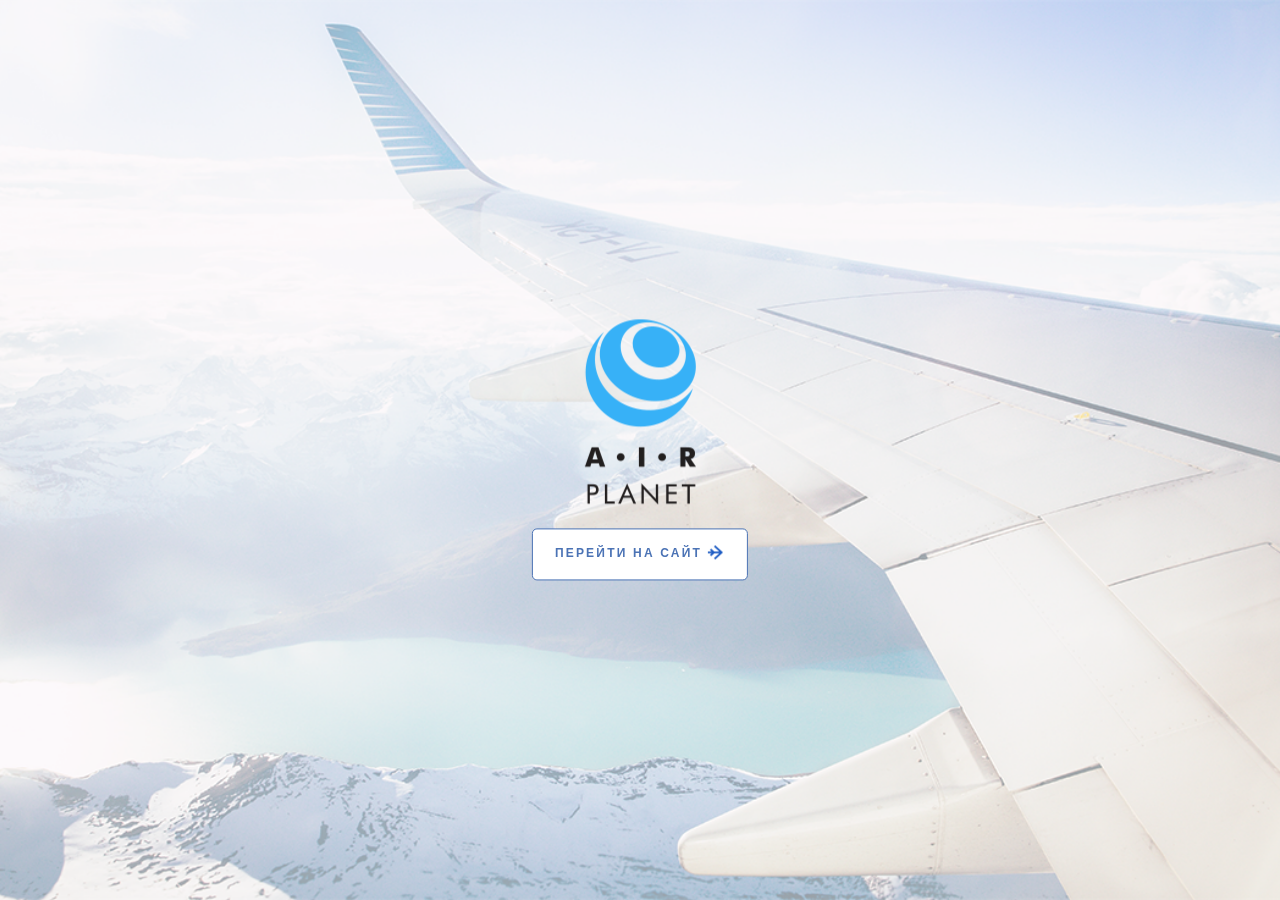
<file: index.html>
<!DOCTYPE html>
<html lang="ru">
<head>
	<meta charset="UTF-8">
	<title>Airplanet</title>

	<meta http-equiv="X-UA-Compatible" content="ie=edge">

	<meta name="viewport" content="width=1100, initial-scale=1.0">

	<link rel="stylesheet" href="css/main.css">
</head>
<body>
	<div class="wrapper wrapper--intro">
		<div class="welcome">
			<div class="welcome_container">
				<div class="welcome_logo">
				<img class="welcome__logo-picture" src="img/logo_intro.png" alt="логотип">
				</div>
				<a href="main.html" class="welcome_link">Перейти на сайт</a>
			</div>
		</div>	
	</div>
</body>
</html>
</file>
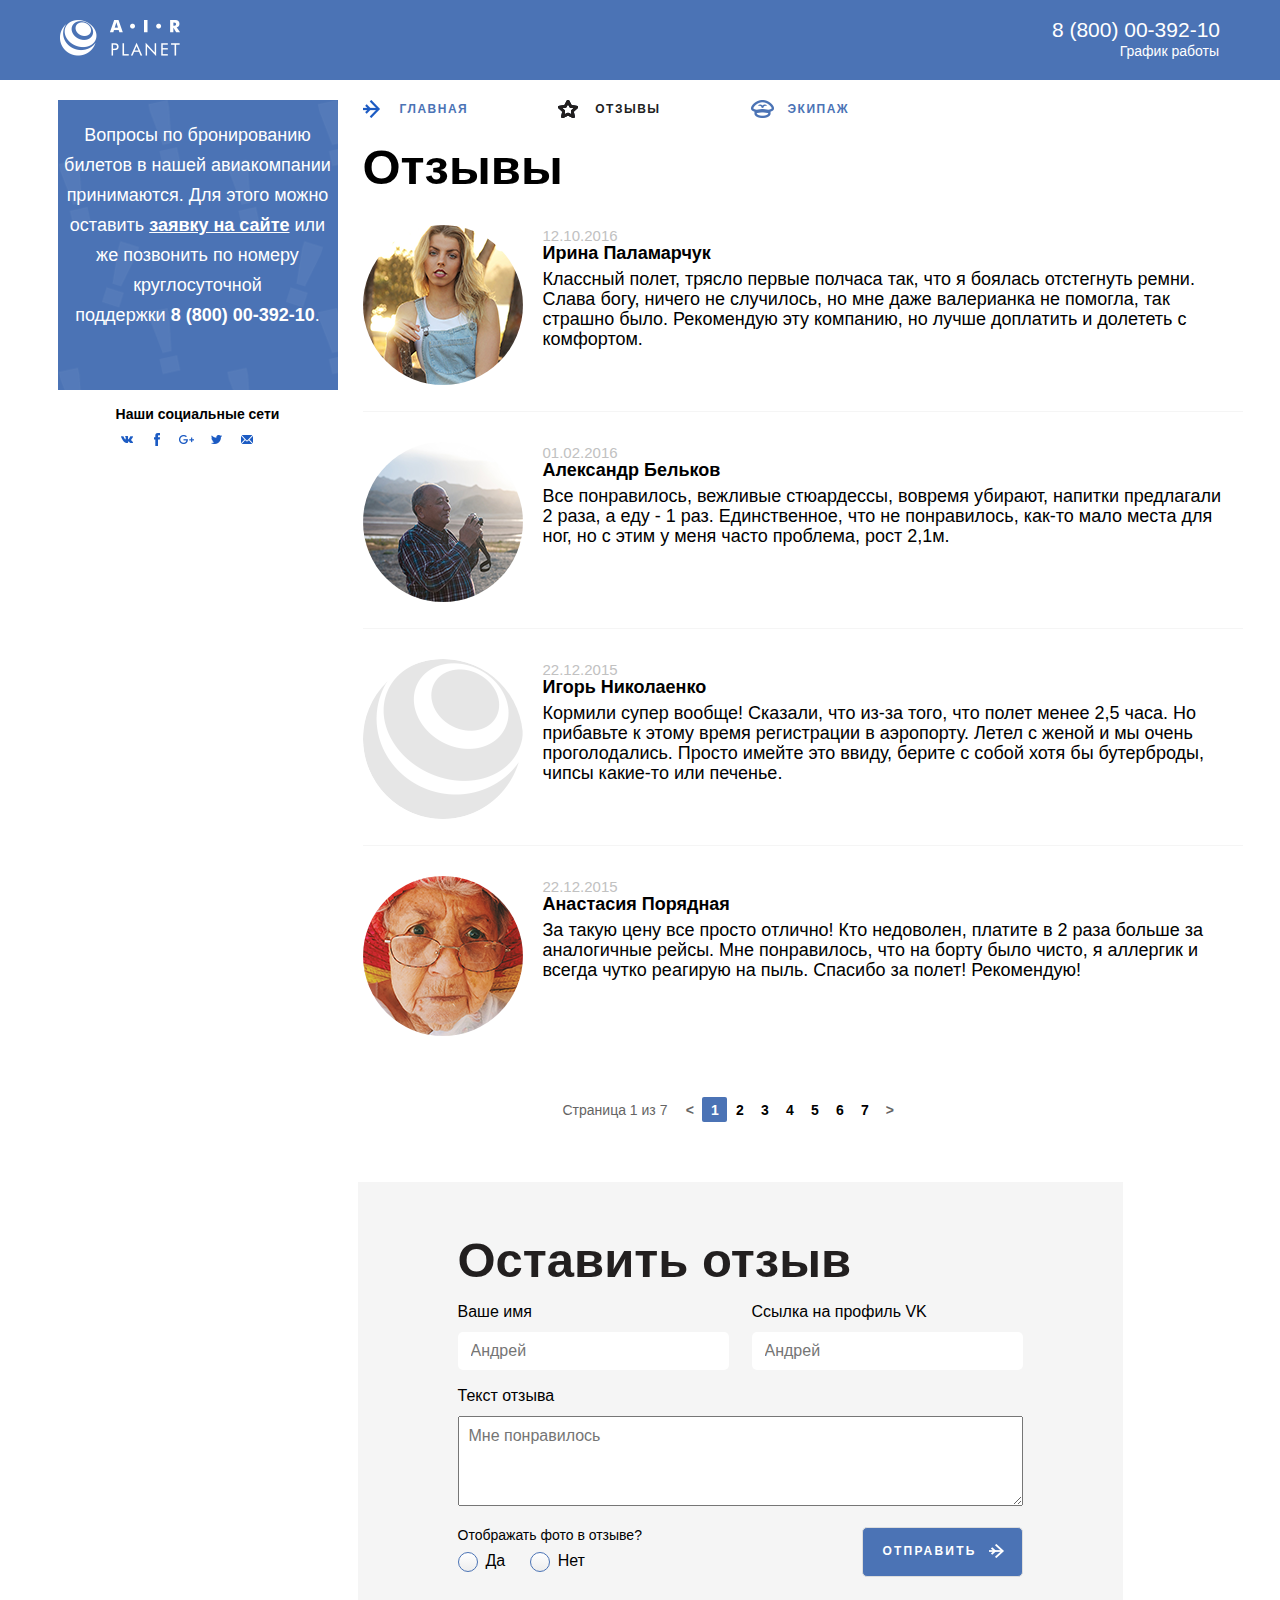
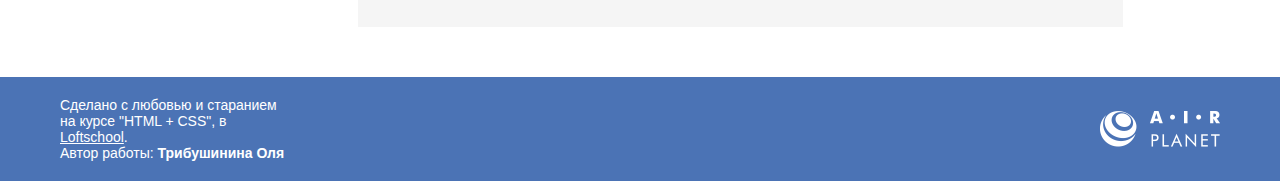
<file: comments.html>
<!DOCTYPE html>
<html lang="ru">
<head>
	<meta charset="UTF-8">
	<title>Comments</title>

	<meta http-equiv="X-UA-Compatible" content="ie=edge">

	<meta name="viewport" content="width=1100, initial-scale=1.0">

	<link rel="stylesheet" href="css/main.css">
</head>
<body>
	<div class="wrapper">
		<header class="header">
			<div class="header__container">
				<div class="logo logo--header">
					<a class="logo-link" href="main.html"><img class="logo__pic" src="img/logo.png" alt="логотип" >
				</div></a>
				<address class="contacts">
					<div class="contacts__phone">
						<a class="phone-link" href="tel:+78000039210">8 (800) 00-392-10</a>
					</div>
					<div class="contacts__schedule">
						<button type="button" class="schedule-button">График работы
							<div class="window">
								<div class="triangle-up"></div>
								<p class="week">пн-вс: 09:00-20:00</p>
								<p class="break">обед 14:00-14:30</p>
							</div>
						</button>
					</div>
				</address>	
			</div>
		</header>
		<div class="container">
			<aside class="booking">
				<div class="booking__container">
					<div class="booking__text">
					<p class="question">Вопросы по бронированию билетов в нашей авиакомпании принимаются. Для этого можно оставить <a class="question-link" href="#">заявку на сайте</a> или же позвонить по номеру круглосуточной поддержки<a class="question-link question-link--none" href="#"> 8 (800) 00-392-10</a>.</p>
					</div>
				</div>
				<div class="social-contacts">
					<span class="social-list">Наши социальные сети</span>		
					<div class="social-icons">
						<ul class="icons">
							<li class="icons__item"><a class="site site--vkontacte" href="#"></a></li>
							<li class="icons__item"><a class="site site--facebook" href="#"></a></li>
							<li class="icons__item"><a class="site site--google" href="#"></a></li>
							<li class="icons__item"><a class="site site--twitter" href="#"></a></li>
							<li class="icons__item"><a class="site site--mail" href="#"></a></li>
						</ul>
					</div>
				</div>	
			</aside>
			<main class="maincontent">
				<nav class="menu">
					<ul class="menu__list">
						<li class="menu__item">
							<a href="main.html" class="menu__link menu__link--main">Главная</a>
						</li>
						<li class="menu__item">
							<a href="#" class="active active--reviews">Отзывы</a>
						</li>
						<li class="menu__item">
							<a href="team.html" class="menu__link menu__link--team">Экипаж</a>
						</li>
					</ul>
				</nav>
				<div class="maincontent__review-wrapper">
					<h1 class="review__title">Отзывы</h1>
					<article class="review">
						<section class="pattern-section pattern-section--horizontal">
							<div class="pattern-image">
								<img class="pattern-image__photo" src="img/Irina.png" alt="Ирина Паламарчук">
							</div>
							<div class="pattern pattern--horizontal">
								<time datetime="12.10.2016" class="pattern__time pattern__time--horizontal">12.10.2016</time>
								<h2 class="pattern__title">Ирина Паламарчук</h2>
								<p class="pattern__text">Классный полет, трясло первые полчаса так, что я боялась отстегнуть ремни. Слава богу, ничего не случилось, но мне даже валерианка не помогла, так страшно было. Рекомендую эту компанию, но лучше доплатить и долететь с комфортом.</p>
							</div>
						</section>
						<div class="border-bottom"></div>
						<section class="pattern-section pattern-section--horizontal">
							<div class="pattern-image">
								<img class="pattern-image__photo" src="img/Alexandr.png" alt="Александр Бельков">
							</div>
							<div class="pattern pattern--horizontal">
								<time datetime="01.02.2016" class="pattern__time pattern__time--horizontal">01.02.2016</time>
								<h2 class="pattern__title">Александр Бельков</h2>
								<p class="pattern__text">Все понравилось, вежливые стюардессы, вовремя убирают, напитки предлагали 2 раза, а еду - 1 раз. Единственное, что не понравилось, как-то мало места для ног, но с этим у меня часто проблема, рост 2,1м.</p>
							</div>
						</section>
						<div class="border-bottom"></div>
						<section class="pattern-section pattern-section--horizontal">
							<div class="pattern-image pattern-image--client"></div>
							<div class="pattern pattern--horizontal">
								<time datetime="22.12.2015" class="pattern__time pattern__time--horizontal">22.12.2015</time>
								<h2 class="pattern__title">Игорь Николаенко</h2>
								<p class="pattern__text">Кормили супер вообще! Сказали, что из-за того, что полет менее 2,5 часа. Но прибавьте к этому время регистрации в аэропорту. Летел с женой и мы очень проголодались. Просто имейте это ввиду, берите с собой хотя бы бутерброды, чипсы какие-то или печенье.</p>
							</div>
						</section>
						<div class="border-bottom"></div>
						<section class="pattern-section pattern-section--horizontal">
							<div class="pattern-image">
								<img class="pattern-image__photo" src="img/Anastasya.png" alt="Анастасия Порядная">
							</div>
							<div class="pattern pattern--horizontal">
								<time datetime="22.12.2015" class="pattern__time pattern__time--horizontal">22.12.2015</time>
								<h2 class="pattern__title">Анастасия Порядная</h2>
								<p class="pattern__text">За такую цену все просто отлично! Кто недоволен, платите в 2 раза больше за аналогичные рейсы. Мне понравилось, что на борту было чисто, я аллергик и всегда чутко реагирую на пыль. Спасибо за полет! Рекомендую!</p>
							</div>
						</section>
					</article>
				</div>	
				<div class="pagination">
					<div class="pagination__pages">Страница 1 из 7</div>
					<div class="buttons">
						<ul class="buttons__list">
							<li class="item">
								<a href="#" class="item__link">
									<div class="item__link-block item__link-block--arrow">&lt;</div> 
								</a>
							</li>
							<li class="item">
								<a href="#" class="item__link">
									<div class="item__link-block item__link-block--active">1</div> 
								</a>
							</li>
							<li class="item">
								<a href="#" class="item__link">
								<div class="item__link-block">2</div> 
								</a>
							</li>
							<li class="item">
								<a href="#" class="item__link">
								<div class="item__link-block">3</div>
								</a>
							</li>
							<li class="item">
								<a href="#" class="item__link">
									<div class="item__link-block">4</div>
								</a>
							</li>
							<li class="item">
								<a href="#" class="item__link">
									<div class="item__link-block">5</div>
								</a>
							</li>
							<li class="item">
								<a href="#" class="item__link">
									<div class="item__link-block">6</div>
								</a>
							</li>
							<li class="item">
								<a href="#" class="item__link">
									<div class="item__link-block">7</div>
								</a>
							</li>
							<li class="item">
								<a href="#" class="item__link">
									<div class="item__link-block item__link-block--arrow">&gt;</div>
								</a>
							</li>
						</ul>
					</div>
				</div>
			</main>
		</div>	
		<div class="container">
			<div class="container__inner">
			<form class="form" action="#">
				<h3 class="form__title">Оставить отзыв</h3>
				<div class="form__container">
					<div class="form__row">
						<label for="" class="form__input">
							<div class="form__imput-title">Ваше имя</div>
							<input class="form__input-elem" type="text" id="name" placeholder="Андрей">
						</label>
						<label for="" class="form__input">
							<div class="form__imput-title">Ссылка на профиль VK</div>
							<input class="form__input-elem" type="text" id="name" placeholder="Андрей">
						</label>
					</div>
					<div class="form__row">
						<label for="" class="form__input">
							<div class="form__imput-title">Текст отзыва</div>
							<textarea id="textarea" class="form__input-elem--textarea" name="feedback_text" cols="30" rows="10" placeholder="Мне понравилось"></textarea>
						</label>
					</div>
					<div class="form__buttons">
						<div class="form__buttons-photo">
							<div class="form__photo-title">Отображать фото в отзыве?</div>
							<div class="form__controlls">
								<label class="form__radio">
									<input class="form__radio-real" type="radio" name="choose">
									<div class="form__radio-visible"></div>
									<span class="form__radio-text">Да</span>
								</label>
								<label class="form__radio">
									<input class="form__radio-real" type="radio" name="choose">
									<div class="form__radio-visible"></div>
									<span class="form__radio-text">Нет</span>
								</label>
							</div>
						</div>
						<div class="form__button-submit">
							<button class="form__button" type="submit">
							<span class="form__button-text">Отправить</span>
							<span class="form__button-icon"></span>
							</button>
						</div>
					</div>
				</div>
			</form>
			</div> 	
		</div>				
		<footer class="footer">
			<div class="footer__container">
				<div class="about">
					<p class="about__text">Сделано с любовью и старанием на курсе "HTML + CSS", в <a class="loftschool" href="#">Loftschool</a>.<br> Автор работы: <span class="autor">Трибушинина Оля</span></p>
				</div>
				<div class="logo logo--footer">
					<img src="img/logo.png" alt="логотип">
				</div>
			</div>	
		</footer>
	</div>
</body>
</html>
</file>
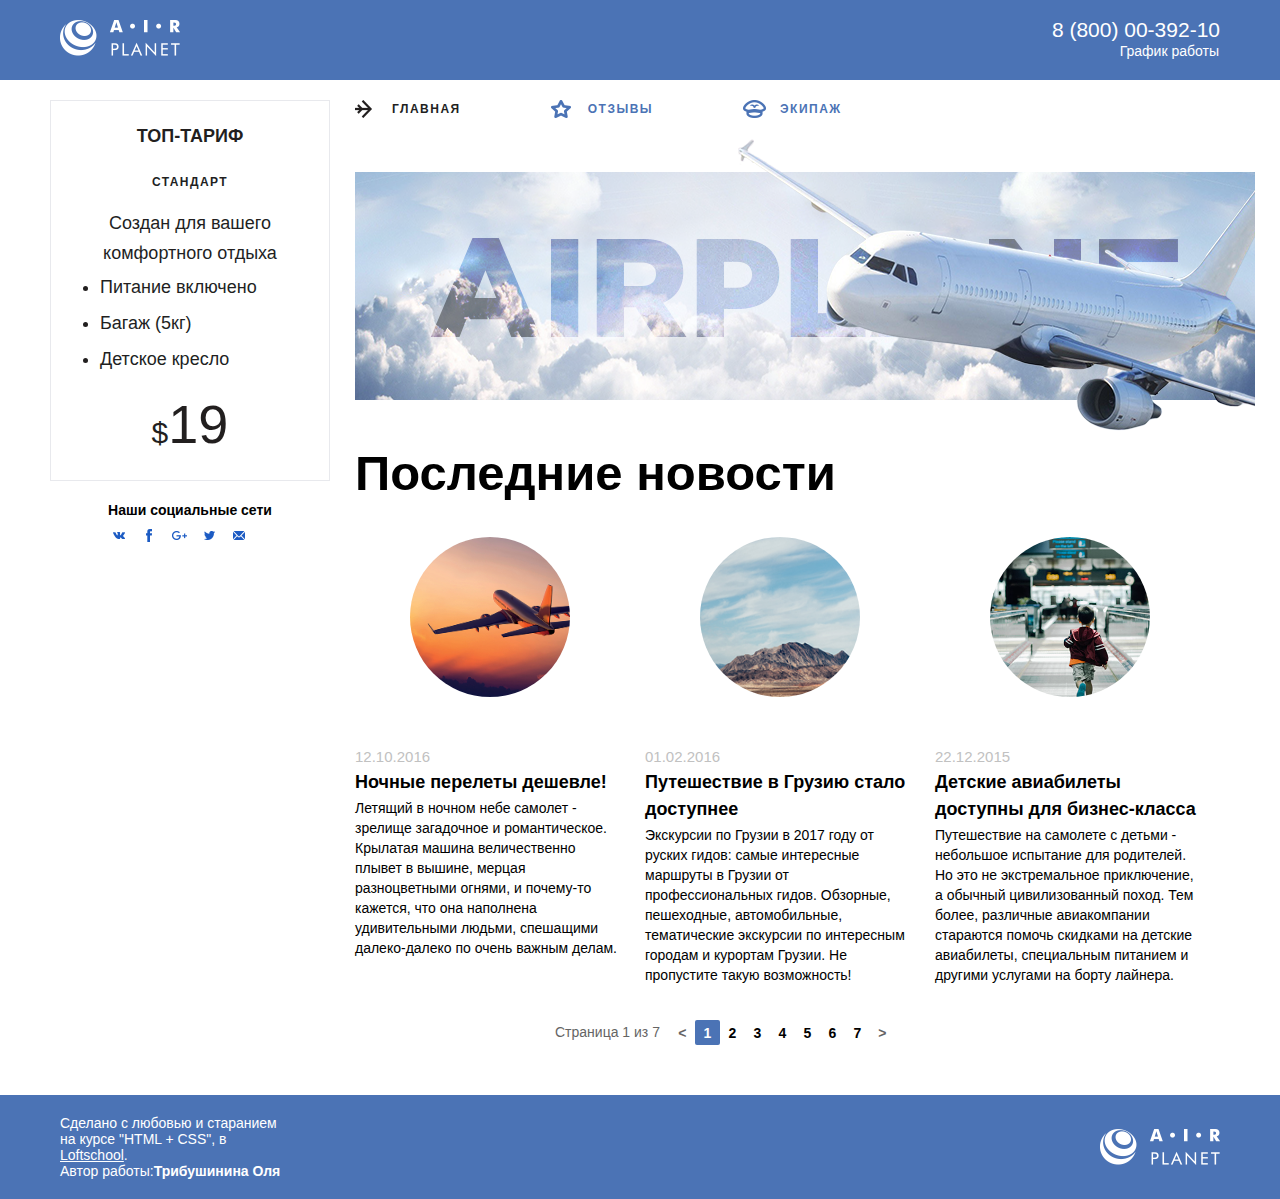
<file: main.html>
<!DOCTYPE html>
<html lang="ru">
<head>
	<meta charset="UTF-8">
	<title>Main</title>
	<meta http-equiv="X-UA-Compatible" content="ie=edge">

	<meta name="viewport" content="width=1100, initial-scale=1.0">

	<link rel="stylesheet" href="css/main.css">
</head>
<body>
	<div class="wrapper">
		<header class="header">
			<div class="header__container">
				<div class="logo logo--header">
					<a class="logo-link" href="main.html"><img class="logo__pic" src="img/logo.png" alt="логотип"></a>
				</div>
				<address class="contacts">
					<div class="contacts__phone">
						<a class="phone-link" href="tel:+78000039210">8 (800) 00-392-10</a>
					</div>
					<div class="contacts__schedule">
						<button type="button" class="schedule-button">График работы
							<div class="window">
								<div class="triangle-up"></div>
								<p class="week">пн-вс: 09:00-20:00</p>
								<p class="break">обед 14:00-14:30</p>
							</div>
						</button>
					</div>
				</address>	
			</div>
		</header>
		<div class="container">
			<aside class="sidebar">
				<section class="section">
					<a href="#" class="section__link">
						<h1 class="maincontent__tariffs-title">Топ-тариф</h1>
						<h2 class="section__title">Стандарт</h2>
						<p class="section__text">Создан для вашего комфортного отдыха</p>
						<ul class="section__list">
							<li class="list-elem">Питание включено</li>
							<li class="list-elem">Багаж (5кг)</li>
							<li class="list-elem">Детское кресло</li>
						</ul>
						<div class="price"><span class="dollar">$</span>19</div>
					</a>
				</section>
				<section class="social-contacts">
					<span class="social-list">Наши социальные сети</span>		
					<div class="social-icons">
						<ul class="icons">
							<li class="icons__item"><a class="site site--vkontacte" href="#"></a></li>
							<li class="icons__item"><a class="site site--facebook" href="#"></a></li>
							<li class="icons__item"><a class="site site--google" href="#"></a></li>
							<li class="icons__item"><a class="site site--twitter" href="#"></a></li>
							<li class="icons__item"><a class="site site--mail" href="#"></a></li>
						</ul>
					</div>
				</section>
			</aside>
			<main class="maincontent">
				<nav class="menu">
					<ul class="menu__list">
						<li class="menu__item menu__item--disadled">
							<a href="#" class="active active--main">Главная</a>
						</li>
						<li class="menu__item">
							<a href="comments.html" class="menu__link menu__link--reviews">Отзывы</a>
						</li>
						<li class="menu__item">
							<a href="team.html" class="menu__link menu__link--team">Экипаж</a>
						</li>
					</ul>
				</nav>	
				<figure class="maincontent__airplane-image"> 
					<img class="pic" src="img/airplane_cover.png" alt="самолет">
				</figure>
				<div class="maincontent__news-wrapper">
					<h3 class="maincontent__news-title">Последние новости</h3> 
					<article class="maincontent__news">
						<section class="pattern-section pattern-section--vertical">
							<figure class="pattern-image">
								<img class="pattern-image__photo" src="img/nightflying.png" alt="ночной перелет">
							</figure>
							<figcaption class="pattern">
								<time datetime="12.10.2016" class="pattern__time">12.10.2016</time>
								<h4 class="pattern__title">Ночные перелеты дешевле!</h4>
								<p class="pattern__text">Летящий в ночном небе самолет - зрелище загадочное и романтическое. Крылатая машина величественно плывет в вышине, мерцая разноцветными огнями, и почему-то кажется, что она наполнена удивительными людьми, спешащими далеко-далеко по очень важным делам.</p>
							</figcaption>
						</section>
						<section class="pattern-section pattern-section--vertical">
							<figure class="pattern-image">
									<img class="pattern-image__photo" src="img/Georgia.png" alt="путешествие в Грузию">
								</figure>
							<figcaption class="pattern">
								<time datetime="01.02.2016" class="pattern__time">01.02.2016</time>
								<h4 class="pattern__title">Путешествие в Грузию стало доступнее</h4>
								<p class="pattern__text">Экскурсии по Грузии в 2017 году от руских гидов: самые интересные маршруты в Грузии от профессиональных гидов. Обзорные, пешеходные, автомобильные, тематические экскурсии по интересным городам и курортам Грузии. Не пропустите такую возможность!</p>
							</figcaption>
						</section>
						<section class="pattern-section pattern-section--vertical">
							<figure class="pattern-image">
									<img class="pattern-image__photo" src="img/chlildrenTrip.png" alt="путешествие с детьми">
							</figure>
							<figcaption class="pattern pattern">
								<time datetime="22.12.2015" class="pattern__time">22.12.2015</time>
								<h4 class="pattern__title">Детские авиабилеты доступны для бизнес-класса</h4>
								<p class="pattern__text">Путешествие на самолете с детьми - небольшое испытание для родителей. Но это не экстремальное приключение, а обычный цивилизованный поход. Тем более, различные авиакомпании стараются помочь скидками на детские авиабилеты, специальным питанием и другими услугами на борту лайнера.</p>
							</figcaption>
						</section>
					</article>
				</div>
				<div class="pagination">
					<div class="pagination__pages">Страница 1 из 7</div>
					<div class="buttons">
						<ul class="buttons__list">
							<li class="item">
								<a href="#" class="item__link">
									<div class="item__link-block item__link-block--arrow">&lt;</div> 
								</a>
							</li>
							<li class="item">
								<a href="#" class="item__link">
									<div class="item__link-block item__link-block--active">1</div> 
								</a>
							</li>
							<li class="item">
								<a href="#" class="item__link">
								<div class="item__link-block">2</div> 
								</a>
							</li>
							<li class="item">
								<a href="#" class="item__link">
								<div class="item__link-block">3</div>
								</a>
							</li>
							<li class="item">
								<a href="#" class="item__link">
									<div class="item__link-block">4</div>
								</a>
							</li>
							<li class="item">
								<a href="#" class="item__link">
									<div class="item__link-block">5</div>
								</a>
							</li>
							<li class="item">
								<a href="#" class="item__link">
									<div class="item__link-block">6</div>
								</a>
							</li>
							<li class="item">
								<a href="#" class="item__link">
									<div class="item__link-block">7</div>
								</a>
							</li>
							<li class="item">
								<a href="#" class="item__link">
									<div class="item__link-block item__link-block--arrow">&gt;</div>
								</a>
							</li>
						</ul>
					</div>
				</div>
			</main>
		</div>		
		<footer class="footer">
			<div class="footer__container">
				<div class="about">
					<p class="about__text">Сделано с любовью и старанием на курсе "HTML + CSS", в <a class="loftschool" href="#">Loftschool</a>.<br> Автор работы:<span class="autor">Трибушинина Оля</span></p>
				</div>
				<figure class="logo logo--footer">
					<img src="img/logo.png" alt="логотип">
				</figure>
			</div>	
		</footer>
	</div>
</body>
</html>
</file>
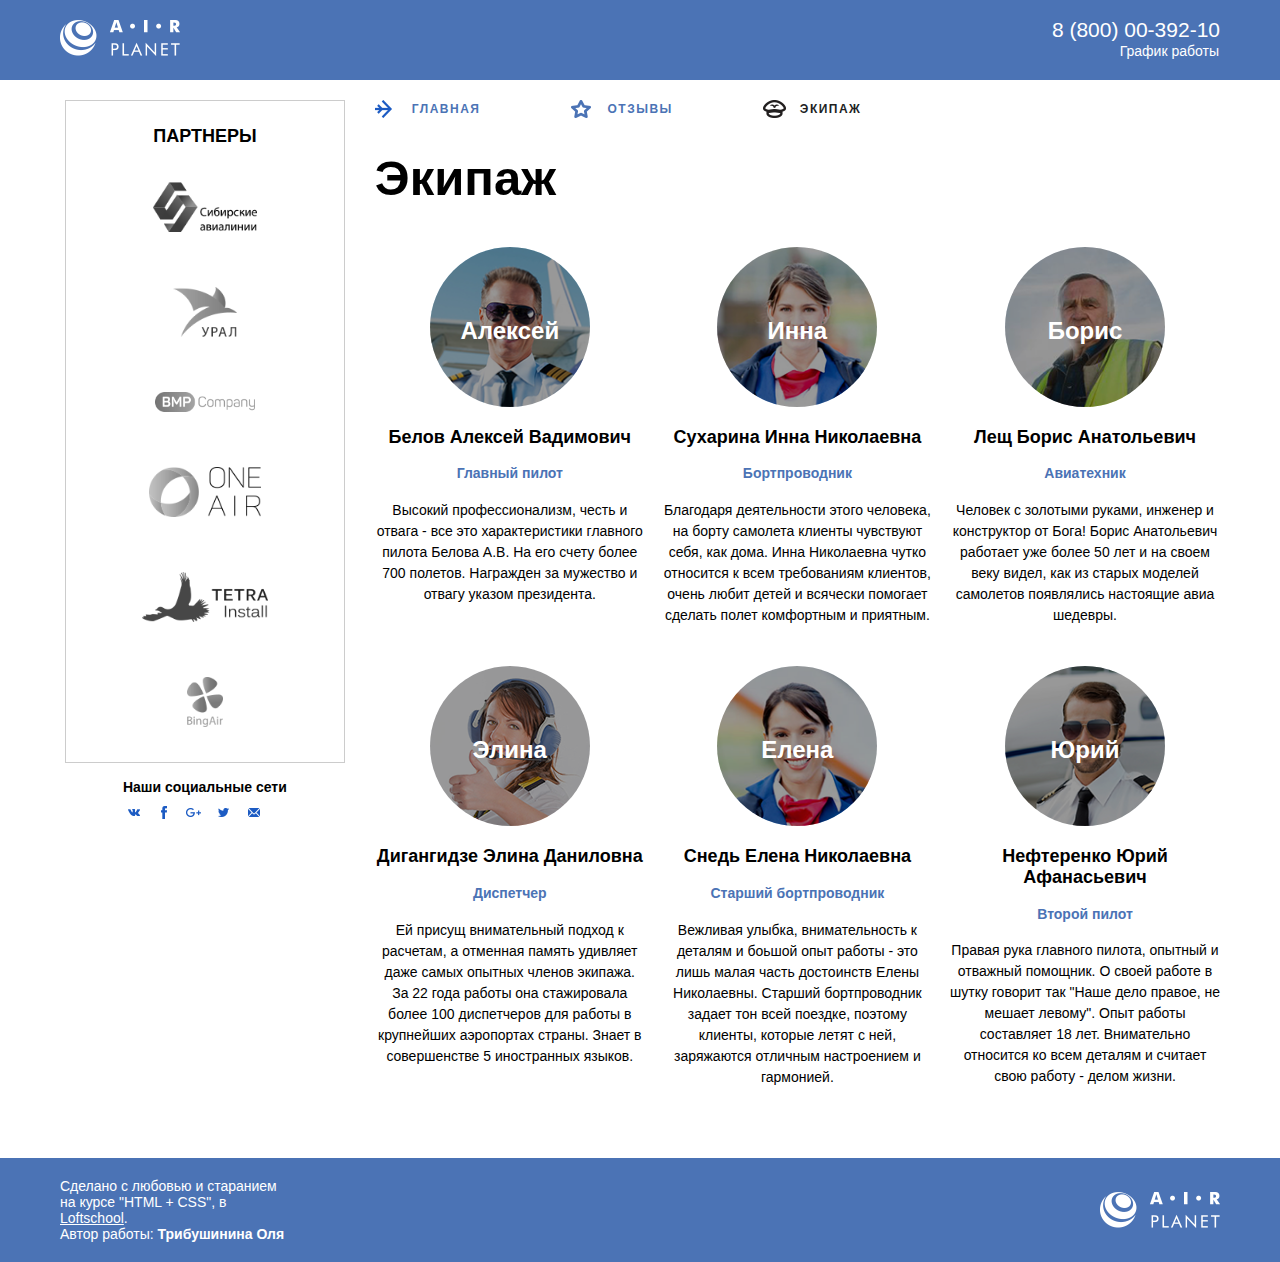
<file: team.html>
<!DOCTYPE html>
<html lang="ru">
<head>
	<meta charset="UTF-8">
	<title>Team</title>

	<meta http-equiv="X-UA-Compatible" content="ie=edge">

	<meta name="viewport" content="width=1100, initial-scale=1.0">

	<link rel="stylesheet" href="css/main.css">
</head>
<body>
	<div class="wrapper">
		<header class="header">
			<div class="header__container">
				<div class="logo logo--header">
					<a class="logo-link" href="main.html"><img class="logo__pic" src="img/logo.png" alt="логотип" ></a>
				</div>
				<address class="contacts">
					<div class="contacts__phone">
						<a class="phone-link" href="tel:+78000039210">8 (800) 00-392-10</a>
					</div>
					<div class="contacts__schedule">
						<button type="button" class="schedule-button">График работы
							<div class="window">
								<div class="triangle-up"></div>
								<p class="week">пн-вс: 09:00-20:00</p>
								<p class="break">обед 14:00-14:30</p>
							</div>
						</button>
					</div>
				</address>	
			</div>
		</header>
		<div class="container"> 
			<aside class="sidebar">
				<div class="companies-partners">
					<h1 class="companies-partners__title">Партнеры</h1>
					<div class="partners">
						<ul class="partners__list">
							<li class="partners__item">
								<a href="#" class="partners__link">
									<img class="partners-img" src="img/Sibirian.png" alt="Сибирские авиалинии">
								</a>
							</li>
							<li class="partners__item">
								<a href="#" class="partners__link">
									<img class="partners-img" src="img/Ural.png" alt="УРАЛ">
								</a>
							</li>
							<li class="partners__item">
								<a href="#" class="partners__link">
									<img class="partners-img partners-img--bmp" src="img/bmp.png" alt="BMP Company">
								</a>
							</li>
							<li class="partners__item">
								<a href="#" class="partners__link">
									<img class="partners-img" src="img/OneAir.png" alt="ONE AIR">
								</a>
							</li>
							<li class="partners__item">
								<a href="#" class="partners__link">
									<img class="partners-img" src="img/TETRA.png" alt="TETRA Install">
								</a>
							</li>
							<li class="partners__item partners__item--last-child">
								<a href="#" class="partners__link">
									<img class="partners-img" src="img/BingAir.png" alt="BingAir">
								</a>
							</li>
						</ul>
					</div>
				</div>
				<div class="social-contacts">
					<span class="social-list">Наши социальные сети</span>		
					<div class="social-icons">
						<ul class="icons">
							<li class="icons__item"><a class="site site--vkontacte" href="#"></a></li>
							<li class="icons__item"><a class="site site--facebook" href="#"></a></li>
							<li class="icons__item"><a class="site site--google" href="#"></a></li>
							<li class="icons__item"><a class="site site--twitter" href="#"></a></li>
							<li class="icons__item"><a class="site site--mail" href="#"></a></li>
						</ul>
					</div>
				</div>	
			</aside>
			<main class="maincontent">
				<nav class="menu">
					<ul class="menu__list">
						<li class="menu__item">
							<a href="main.html" class="menu__link menu__link--main">Главная</a>
						</li>
						<li class="menu__item">
							<a href="comments.html" class="menu__link menu__link--reviews">Отзывы</a>
						</li>
						<li class="menu__item">
							<a href="#" class="active active--team">Экипаж</a>
						</li>
					</ul>
				</nav>
				<div class="maincontent__team-wrapper">
					<h2 class="team__title">Экипаж</h2>
					<div class="team">
						<section class="team-elem">
							<div class="team-picture">
								<span class="team-picture__name">Алексей</span><img src="img/Alex.png" alt="Белов" class="team-picture__photo">
							</div>
							<div class="team-content">
								<h3 class="team-content__name-title">Белов Алексей Вадимович</h3>
								<h4 class="team-content__profession-title">Главный пилот</h4>
								<p class="team-content__about-worker">Высокий профессионализм, честь и отвага - все это характеристики главного пилота Белова А.В. На его счету более 700 полетов. Награжден за мужество и отвагу указом президента.</p>
							</div>
						</section>
						<section class="team-elem">
							<div class="team-picture">
								<span class="team-picture__name">Инна</span><img src="img/Inna.png" alt="Сухарина" class="team-picture__photo">
							</div>
							<div class="team-content">
								<h3 class="team-content__name-title">Сухарина Инна Николаевна</h3>
								<h4 class="team-content__profession-title">Бортпроводник</h4>
								<p class="team-content__about-worker">Благодаря деятельности этого человека, на борту самолета клиенты чувствуют себя, как дома. Инна Николаевна чутко относится к всем требованиям клиентов, очень любит детей и всячески помогает сделать полет комфортным и приятным.</p>
							</div>
						</section>
						<section class="team-elem">
							<div class="team-picture">
								<span class="team-picture__name">Борис</span><img src="img/Boris.png" alt="Лещ" class="team-picture__photo">
							</div>
							<div class="team-content">
								<h3 class="team-content__name-title">Лещ Борис Анатольевич</h3>
								<h4 class="team-content__profession-title">Авиатехник</h4>
								<p class="team-content__about-worker">Человек с золотыми руками, инженер и конструктор от Бога! Борис Анатольевич работает уже более 50 лет и на своем веку видел, как из старых моделей самолетов появлялись настоящие авиа шедевры.</p>
							</div>
						</section>
						<section class="team-elem">
							<div class="team-picture">
								<span class="team-picture__name">Элина</span><img src="img/Elina.png" alt="Дигангидзе" class="team-picture__photo">
							</div>
							<div class="team-content">
								<h3 class="team-content__name-title">Дигангидзе Элина Даниловна</h3>
								<h4 class="team-content__profession-title">Диспетчер</h4>
								<p class="team-content__about-worker">Ей присущ внимательный подход к расчетам, а отменная память удивляет даже самых опытных членов экипажа. За 22 года работы она стажировала более 100 диспетчеров для работы в крупнейших аэропортах страны. Знает в совершенстве 5 иностранных языков.</p>
							</div>
						</section>
						<section class="team-elem">
							<div class="team-picture">
								<span class="team-picture__name">Елена</span><img src="img/Elena.png" alt="Следь" class="team-picture__photo">
							</div>
							<div class="team-content">
								<h3 class="team-content__name-title">Снедь Елена Николаевна</h3>
								<h4 class="team-content__profession-title">Старший бортпроводник</h4>
								<p class="team-content__about-worker">Вежливая улыбка, внимательность к деталям и боьшой опыт работы - это лишь малая часть достоинств Елены Николаевны. Старший бортпроводник задает тон всей поездке, поэтому клиенты, которые летят с ней, заряжаются отличным настроением и гармонией.</p>
							</div>
						</section>
						<section class="team-elem">
							<div class="team-picture">
								<span class="team-picture__name">Юрий</span><img src="img/Yrii.png" alt="Нестеренко" class="team-picture__photo">
							</div>
							<div class="team-content">
								<h3 class="team-content__name-title">Нефтеренко Юрий Афанасьевич</h3>
								<h4 class="team-content__profession-title">Второй пилот</h4>
								<p class="team-content__about-worker">Правая рука главного пилота, опытный и отважный помощник. О своей работе в шутку говорит так "Наше дело правое, не мешает левому". Опыт работы составляет 18 лет. Внимательно относится ко всем деталям и считает свою работу - делом жизни.</p>
							</div>
						</section>
					</div>
				</div>
			</main>
		</div>
		<footer class="footer">
			<div class="footer__container">
				<div class="about">
					<p class="about__text">Сделано с любовью и старанием на курсе "HTML + CSS", в <a class="loftschool" href="#">Loftschool</a>.<br> Автор работы: <span class="autor">Трибушинина Оля</span></p>
				</div>
				<div class="logo logo--footer">
					<img src="img/logo.png" alt="логотип">
				</div>
			</div>	
		</footer>
	</div>
</body>
</html>
</file>
<file: css/main.css>
@import url(layout/normalize.css);
@import url(layout/base.css);


@import url(blocks/welcome.css);
@import url(blocks/header.css);
@import url(blocks/logo.css);
@import url(blocks/nav.css);
@import url(blocks/breadcrumbs.css);
@import url(blocks/desc.css);
@import url(blocks/title.css);
@import url(blocks/pagination.css);
@import url(blocks/booking.css);
@import url(blocks/form.css);
@import url(blocks/footer.css);
@import url(blocks/socials.css);
</file>
